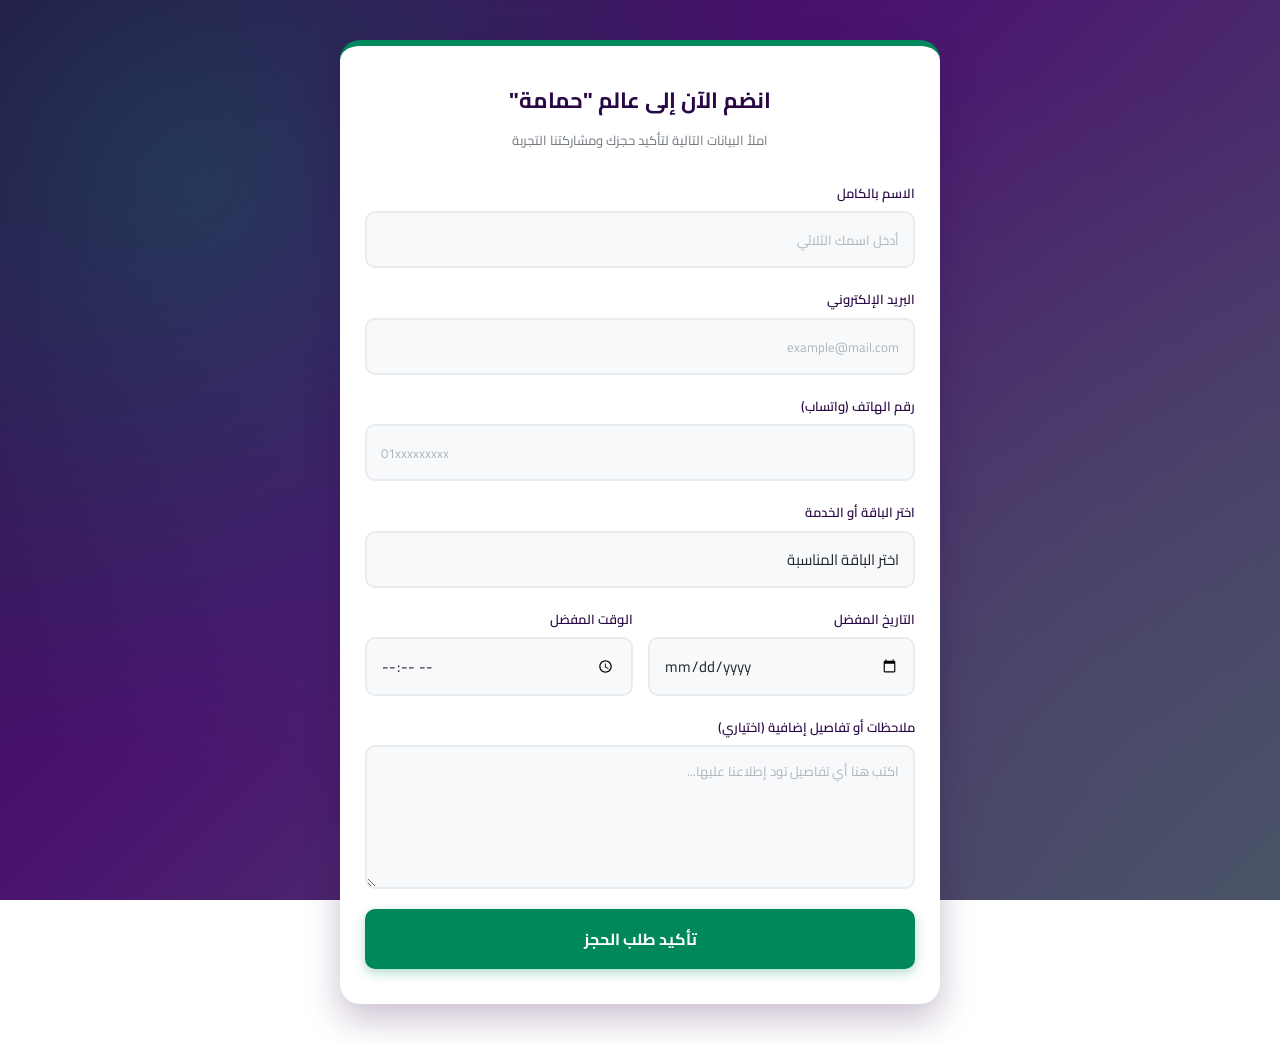
<file: dataform.html>
<!DOCTYPE html>
<html lang="ar">
<head>
    <meta charset="UTF-8">
    <meta name="viewport" content="width=device-width, initial-scale=1.0">
    <title>حجز موعد - لاندينج بيدج حمامة</title>
    <link rel="preconnect" href="https://fonts.googleapis.com">
    <link rel="preconnect" href="https://fonts.gstatic.com" crossorigin>
    <link href="https://fonts.googleapis.com/css2?family=Cairo:wght@300;400;600;700&display=swap" rel="stylesheet">
    
    <style>
        :root {
            /* الألوان الأساسية: بنفسجي غامق، أخضر، رمادي، وأبيض */
            --purple-deep: #2A0845;
            --purple-primary: #4A126F;
            --green-solid: #00875A;
            --green-hover: #006644;
            --gray-tone: #4A5568;
            --white: #ffffff;
            --gray-light: #f8f9fa;
            --gray-muted: #6c757d;
            --dark-color: #212529;
            
            --bg-card: #ffffff;
            --card-shadow: 0 15px 35px rgba(42, 8, 69, 0.25);
            --border-radius: 20px;
            --transition-smooth: all 0.3s cubic-bezier(0.4, 0, 0.2, 1);
        }

        * {
            box-sizing: border-box;
            margin: 0;
            padding: 0;
        }

        body {
            font-family: 'Cairo', sans-serif;
            /* خلفية تدريجية دقيقة ومتداخلة تجمع البنفسجي، الأخضر، والرمادي لتشبه تدرجات ألوان جناح الحمامة */
            background:
                radial-gradient(circle at 15% 20%, rgba(0, 135, 90, 0.35) 0%, transparent 45%),
                radial-gradient(circle at 85% 80%, rgba(74, 85, 104, 0.4) 0%, transparent 50%),
                linear-gradient(135deg, var(--purple-deep) 0%, var(--purple-primary) 40%, var(--gray-tone) 100%);
            color: var(--white);
            min-height: 100vh;
            background-attachment: fixed;
            overflow-y: scroll;
            overflow-x: hidden;
            line-height: 1.8;
            position: relative;
        }

        /* حاوية تأثير الحمام والريش المكثف في الخلفية */
        .hamama-effects-background {
            position: fixed;
            top: 0;
            left: 0;
            width: 100%;
            height: 100%;
            pointer-events: none;
            overflow: hidden;
            z-index: 1;
        }

        /* تنسيق الحمام المتطاير */
        .dove {
            position: absolute;
            width: 45px;
            height: 45px;
            opacity: 0.15;
            animation: flyDove linear infinite;
            fill: var(--white);
        }

        .dove:nth-child(1) { top: 10%; left: -10%; animation-duration: 22s; animation-delay: 0s; transform: scale(0.8); }
        .dove:nth-child(2) { top: 40%; left: -10%; animation-duration: 18s; animation-delay: 3s; transform: scale(1.1); }
        .dove:nth-child(3) { top: 70%; left: -10%; animation-duration: 25s; animation-delay: 6s; transform: scale(0.9); }
        .dove:nth-child(4) { top: 25%; left: -10%; animation-duration: 20s; animation-delay: 9s; transform: scale(1); }

        @keyframes flyDove {
            0% {
                transform: translateX(-50px) translateY(0) rotate(0deg);
                opacity: 0;
            }
            20% { opacity: 0.2; }
            80% { opacity: 0.2; }
            100% {
                transform: translateX(105vw) translateY(-120px) rotate(-15deg);
                opacity: 0;
            }
        }

        /* تنسيق الريش المتطاير بغزارة في الخلفية (باللون الأبيض والأخضر الثابت) */
        .feather {
            position: absolute;
            width: 20px;
            height: 20px;
            opacity: 0;
            animation: fallFeather linear infinite;
            fill: var(--white);
        }

        .feather:nth-child(5)  { top: -10%; left: 5%;  animation-duration: 9s;  animation-delay: 0s;   transform: scale(0.7); }
        .feather:nth-child(6)  { top: -10%; left: 15%; animation-duration: 12s; animation-delay: 2s;   transform: scale(1.2); fill: var(--green-solid); }
        .feather:nth-child(7)  { top: -10%; left: 25%; animation-duration: 10s; animation-delay: 4s;   transform: scale(0.9); }
        .feather:nth-child(8)  { top: -10%; left: 35%; animation-duration: 14s; animation-delay: 1s;   transform: scale(1.1); }
        .feather:nth-child(9)  { top: -10%; left: 45%; animation-duration: 11s; animation-delay: 3s;   transform: scale(0.8); fill: var(--green-solid); }
        .feather:nth-child(10) { top: -10%; left: 55%; animation-duration: 13s; animation-delay: 5s;   transform: scale(1); }
        .feather:nth-child(11) { top: -10%; left: 65%; animation-duration: 9s;  animation-delay: 2.5s; transform: scale(0.6); fill: var(--green-solid); }
        .feather:nth-child(12) { top: -10%; left: 75%; animation-duration: 15s; animation-delay: 0.5s; transform: scale(1.3); }
        .feather:nth-child(13) { top: -10%; left: 85%; animation-duration: 10.5s;animation-delay: 3.5s; transform: scale(0.9); fill: var(--green-solid); }
        .feather:nth-child(14) { top: -10%; left: 95%; animation-duration: 12s; animation-delay: 1.5s; transform: scale(1.1); }

        @keyframes fallFeather {
            0% {
                transform: translateY(-20px) rotate(0deg) translateX(0);
                opacity: 0;
            }
            20% { opacity: 0.3; }
            80% { opacity: 0.3; }
            100% {
                transform: translateY(105vh) rotate(360deg) translateX(80px);
                opacity: 0;
            }
        }

        /* تنسيق قسم الحجز (الكارد) مع ضبط مرن للموبايل */
        .booking-container {
            max-width: 600px;
            width: 92%;
            margin: 40px auto;
            padding: 35px 25px;
            background-color: var(--bg-card);
            border-radius: var(--border-radius);
            box-shadow: var(--card-shadow);
            font-family: 'Cairo', sans-serif;
            direction: rtl; 
            border-top: 6px solid var(--green-solid); 
            transition: var(--transition-smooth);
            position: relative;
            z-index: 2;
        }

        .booking-header {
            text-align: center;
            margin-bottom: 30px;
        }

        .booking-header h2 {
            color: var(--purple-deep);
            font-weight: 700;
            font-size: 22px;
            margin-bottom: 8px;
        }

        .booking-header p {
            color: var(--gray-muted);
            font-size: 13px;
            font-weight: 400;
        }

        .form-group {
            margin-bottom: 20px;
            display: flex;
            flex-direction: column;
        }

        .form-row {
            display: flex;
            gap: 15px;
        }

        .form-row .form-group {
            flex: 1;
        }

        label {
            font-size: 13px;
            font-weight: 600;
            color: var(--purple-deep);
            margin-bottom: 6px;
        }

        input[type="text"],
        input[type="email"],
        input[type="tel"],
        input[type="date"],
        input[type="time"],
        select,
        textarea {
            width: 100%;
            padding: 12px 14px;
            border: 2px solid #e9ecef; 
            border-radius: 10px;
            font-size: 15px;
            font-family: 'Cairo', sans-serif;
            color: var(--dark-color);
            background-color: var(--gray-light);
            box-sizing: border-box;
            transition: var(--transition-smooth);
            -webkit-appearance: none;
        }

        input:focus, select:focus, textarea:focus {
            outline: none;
            border-color: var(--green-solid);
            background-color: var(--white);
            box-shadow: 0 0 0 4px rgba(0, 135, 90, 0.15);
        }

        ::placeholder {
            color: #adb5bd;
            font-size: 13px;
        }
        
        .submit-btn {
            width: 100%;
            padding: 15px;
            background-color: var(--green-solid); 
            color: var(--white);
            border: none;
            border-radius: 10px;
            font-size: 16px;   
            font-family: 'Cairo', sans-serif;
            font-weight: 700;
            cursor: pointer;
            box-shadow: 0 4px 12px rgba(0, 135, 90, 0.3);
            transition: var(--transition-smooth);
        }

        .submit-btn:hover {
            background-color: var(--green-hover); 
            box-shadow: 0 6px 20px rgba(0, 102, 68, 0.4);
            transform: translateY(-2px);
        }

        .submit-btn:disabled {
            background-color: var(--gray-muted);
            cursor: not-allowed;
            transform: none;
            box-shadow: none;
        }

        .success-message {
            display: none; 
            text-align: center;
            padding: 30px 15px;
            animation: fadeIn 0.5s ease forwards;
        }

        .success-icon {
            width: 70px;
            height: 70px;
            background-color: rgba(0, 135, 90, 0.1);
            color: var(--green-solid);
            border-radius: 50%;
            display: flex;
            align-items: center;
            justify-content: center;
            margin: 0 auto 20px;
        }

        .success-message h3 {
            color: var(--purple-deep);
            font-size: 22px;
            font-weight: 700;
            margin-bottom: 10px;
        }

        .success-message p {
            color: var(--gray-muted);
            font-size: 15px;
        }

        @keyframes fadeIn {
            from { opacity: 0; transform: scale(0.95); }
            to { opacity: 1; transform: scale(1); }
        }

        /* تحسينات الموبايل والشاشات الصغيرة */
        @media (max-width: 480px) {
            body {
                padding: 10px;
            }
            .form-row {
                flex-direction: column;
                gap: 0;
            }
            .booking-container {
                margin: 20px auto;
                padding: 20px 15px;
                border-radius: 16px;
                width: 96%;
            }
            .booking-header h2 {
                font-size: 20px;
            }
            input[type="text"],
            input[type="email"],
            input[type="tel"],
            input[type="date"],
            input[type="time"],
            select,
            textarea {
                padding: 11px;
                font-size: 14px;
            }
            .submit-btn {
                padding: 14px;
                font-size: 15px;
            }
        }
    </style>
</head>
<body>

    <!-- تأثيرات الخلفية المتدرجة وريش وحمام "حمامة" -->
    <div class="hamama-effects-background">
        <!-- أشكال الحمام المتحرك -->
        <svg class="dove" viewBox="0 0 24 24"><path d="M21,11C21,16.5 16.5,21 11,21C8.3,21 5.9,20 4.1,18.3L5.5,16.9C6.9,18.2 8.8,19 11,19C15.4,19 19,15.4 19,11C19,8.8 18.2,6.9 16.9,5.5L18.3,4.1C20,5.9 21,8.3 21,11M12,5A6,6 0 0,0 6,11H4A8,8 0 0,1 12,3V5M8,11A4,4 0 0,1 12,7V5A6,6 0 0,0 6,11H8Z"/></svg>
        <svg class="dove" viewBox="0 0 24 24"><path d="M21,11C21,16.5 16.5,21 11,21C8.3,21 5.9,20 4.1,18.3L5.5,16.9C6.9,18.2 8.8,19 11,19C15.4,19 19,15.4 19,11C19,8.8 18.2,6.9 16.9,5.5L18.3,4.1C20,5.9 21,8.3 21,11M12,5A6,6 0 0,0 6,11H4A8,8 0 0,1 12,3V5M8,11A4,4 0 0,1 12,7V5A6,6 0 0,0 6,11H8Z"/></svg>
        <svg class="dove" viewBox="0 0 24 24"><path d="M21,11C21,16.5 16.5,21 11,21C8.3,21 5.9,20 4.1,18.3L5.5,16.9C6.9,18.2 8.8,19 11,19C15.4,19 19,15.4 19,11C19,8.8 18.2,6.9 16.9,5.5L18.3,4.1C20,5.9 21,8.3 21,11M12,5A6,6 0 0,0 6,11H4A8,8 0 0,1 12,3V5M8,11A4,4 0 0,1 12,7V5A6,6 0 0,0 6,11H8Z"/></svg>
        <svg class="dove" viewBox="0 0 24 24"><path d="M21,11C21,16.5 16.5,21 11,21C8.3,21 5.9,20 4.1,18.3L5.5,16.9C6.9,18.2 8.8,19 11,19C15.4,19 19,15.4 19,11C19,8.8 18.2,6.9 16.9,5.5L18.3,4.1C20,5.9 21,8.3 21,11M12,5A6,6 0 0,0 6,11H4A8,8 0 0,1 12,3V5M8,11A4,4 0 0,1 12,7V5A6,6 0 0,0 6,11H8Z"/></svg>
        
        <!-- أشكال الريش المتساقط بغزارة -->
        <svg class="feather" viewBox="0 0 24 24"><path d="M20.5 3C20.5 3 15 4 10 9C5 14 3 20.5 3 20.5C3 20.5 9.5 18.5 14.5 13.5C19.5 8.5 20.5 3 20.5 3Z"/></svg>
        <svg class="feather" viewBox="0 0 24 24"><path d="M20.5 3C20.5 3 15 4 10 9C5 14 3 20.5 3 20.5C3 20.5 9.5 18.5 14.5 13.5C19.5 8.5 20.5 3 20.5 3Z"/></svg>
        <svg class="feather" viewBox="0 0 24 24"><path d="M20.5 3C20.5 3 15 4 10 9C5 14 3 20.5 3 20.5C3 20.5 9.5 18.5 14.5 13.5C19.5 8.5 20.5 3 20.5 3Z"/></svg>
        <svg class="feather" viewBox="0 0 24 24"><path d="M20.5 3C20.5 3 15 4 10 9C5 14 3 20.5 3 20.5C3 20.5 9.5 18.5 14.5 13.5C19.5 8.5 20.5 3 20.5 3Z"/></svg>
        <svg class="feather" viewBox="0 0 24 24"><path d="M20.5 3C20.5 3 15 4 10 9C5 14 3 20.5 3 20.5C3 20.5 9.5 18.5 14.5 13.5C19.5 8.5 20.5 3 20.5 3Z"/></svg>
        <svg class="feather" viewBox="0 0 24 24"><path d="M20.5 3C20.5 3 15 4 10 9C5 14 3 20.5 3 20.5C3 20.5 9.5 18.5 14.5 13.5C19.5 8.5 20.5 3 20.5 3Z"/></svg>
        <svg class="feather" viewBox="0 0 24 24"><path d="M20.5 3C20.5 3 15 4 10 9C5 14 3 20.5 3 20.5C3 20.5 9.5 18.5 14.5 13.5C19.5 8.5 20.5 3 20.5 3Z"/></svg>
        <svg class="feather" viewBox="0 0 24 24"><path d="M20.5 3C20.5 3 15 4 10 9C5 14 3 20.5 3 20.5C3 20.5 9.5 18.5 14.5 13.5C19.5 8.5 20.5 3 20.5 3Z"/></svg>
        <svg class="feather" viewBox="0 0 24 24"><path d="M20.5 3C20.5 3 15 4 10 9C5 14 3 20.5 3 20.5C3 20.5 9.5 18.5 14.5 13.5C19.5 8.5 20.5 3 20.5 3Z"/></svg>
        <svg class="feather" viewBox="0 0 24 24"><path d="M20.5 3C20.5 3 15 4 10 9C5 14 3 20.5 3 20.5C3 20.5 9.5 18.5 14.5 13.5C19.5 8.5 20.5 3 20.5 3Z"/></svg>
    </div>

<section id="booking-section" class="booking-container">
    
    <div id="form-content">
        <div class="booking-header">
            <h2>انضم الآن إلى عالم "حمامة"</h2>
            <p>املأ البيانات التالية لتأكيد حجزك ومشاركتنا التجربة</p>
        </div>

        <form id="booking-form" action="https://formsubmit.co/habobsayed53@gmail.com" method="POST" class="booking-form">
            <input type="hidden" name="_next" value="">
            <input type="hidden" name="_captcha" value="false">

            <div class="form-group">
                <label for="name">الاسم بالكامل</label>
                <input type="text" name="الاسم" id="name" required placeholder="أدخل اسمك الثلاثي">
            </div>

            <div class="form-group">
                <label for="email">البريد الإلكتروني</label>
                <input type="email" name="الإيميل" id="email" required placeholder="example@mail.com">
            </div>

            <div class="form-group">
                <label for="phone">رقم الهاتف (واتساب)</label>
                <input type="tel" name="رقم الهاتف" id="phone" required placeholder="01xxxxxxxxx">
            </div>

            <div class="form-group">
                <label for="session-type">اختر الباقة أو الخدمة</label>
                <select name="نوع الخدمة" id="session-type" required>
                    <option value="" disabled selected>اختر الباقة المناسبة</option>
                    <option value="باقة حمامة الأساسية">باقة حمامة الأساسية</option>
                    <option value="باقة حمامة المميزة">باقة حمامة المميزة</option>
                    <option value="الباقة الشاملة">الباقة الشاملة</option>
                </select>
            </div>

            <div class="form-row">
                <div class="form-group">
                    <label for="date">التاريخ المفضل</label>
                    <input type="date" name="التاريخ" id="date" required>
                </div>
                <div class="form-group">
                    <label for="time">الوقت المفضل</label>
                    <input type="time" name="الوقت" id="time" required>
                </div>
            </div>

            <div class="form-group">
                <label for="notes">ملاحظات أو تفاصيل إضافية (اختياري)</label>
                <textarea name="ملاحظات إضافية" id="notes" rows="4" placeholder="اكتب هنا أي تفاصيل تود إطلاعنا عليها..."></textarea>
            </div>

            <button type="submit" id="submit-btn" class="submit-btn">تأكيد طلب الحجز</button>
        </form>
    </div>

    <div id="success-box" class="success-message">
        <div class="success-icon">
            <svg xmlns="http://www.w3.org/2000/svg" width="40" height="40" viewBox="0 0 24 24" fill="none" stroke="currentColor" stroke-width="3" stroke-linecap="round" stroke-linejoin="round">
                <polyline points="20 6 9 17 4 12"></polyline>
            </svg>
        </div>
        <h3>تم التسجيل بنجاح!</h3>
        <p>شكراً لانضمامك إلينا في عالم حمامة، سنتواصل معك قريباً جداً.</p>
    </div>

</section>

<script>
    document.getElementById('booking-form').addEventListener('submit', function(e) {
        e.preventDefault();
        
        const form = this;
        const submitBtn = document.getElementById('submit-btn');
        const formContent = document.getElementById('form-content');
        const successBox = document.getElementById('success-box');
        
        submitBtn.textContent = 'جاري إرسال طلبك...';
        submitBtn.disabled = true;
        
        fetch(form.action, {
            method: 'POST',
            body: new FormData(form),
            headers: {
                'Accept': 'application/json'
            }
        })
        .then(response => {
            if (response.ok) {
                formContent.style.display = 'none';
                successBox.style.display = 'block';
            } else {
                alert('عذراً، حدث خطأ ما. يرجى المحاولة مرة أخرى.');
                submitBtn.textContent = 'تأكيد طلب الحجز';
                submitBtn.disabled = false;
            }
        })
        .catch(error => {
            alert('عذراً، يرجى التحقق من اتصالك بالإنترنت.');
            submitBtn.textContent = 'تأكيد طلب الحجز';
            submitBtn.disabled = false;
        });
    });
</script>
    
</body>
</html>
</file>
